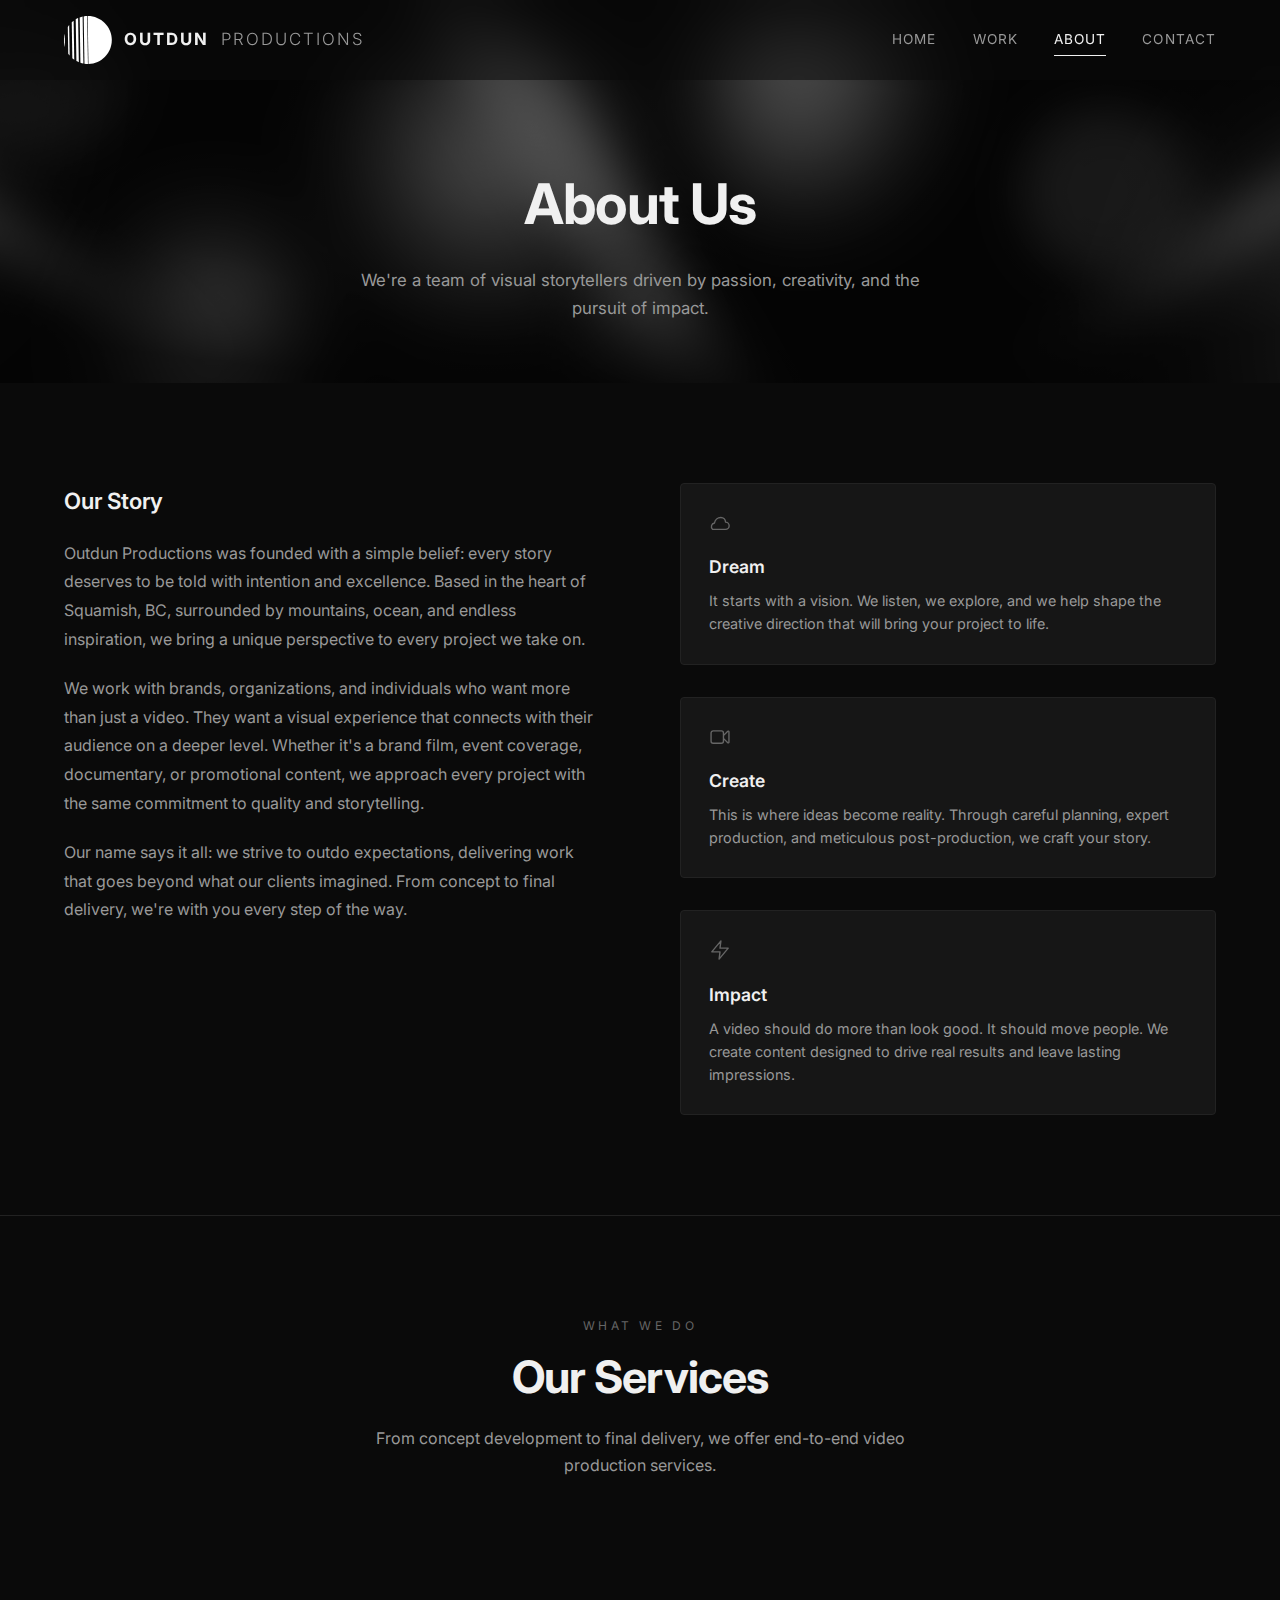
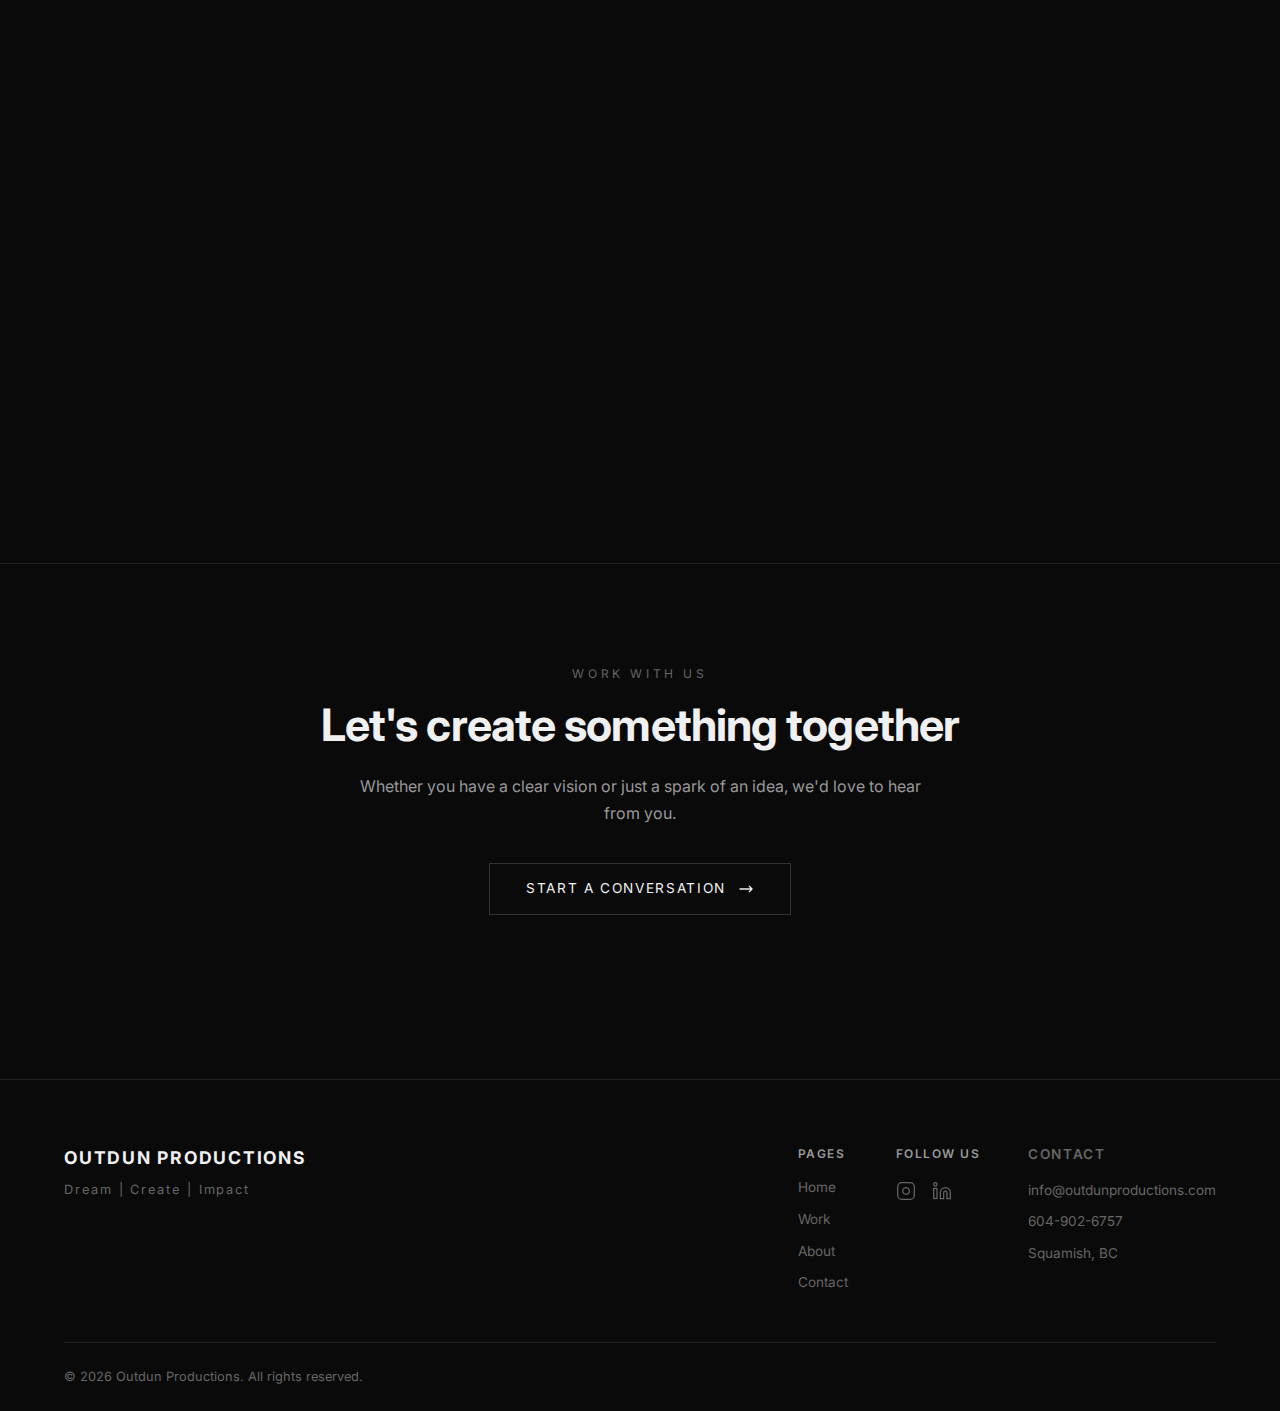
<file: about.html>
<!DOCTYPE html>
<html lang="en">
<head>
  <meta charset="UTF-8">
  <meta name="viewport" content="width=device-width, initial-scale=1.0">
  <title>About | Outdun Productions</title>
  <meta name="description" content="Learn about Outdun Productions - a video production company based in Squamish, BC, dedicated to crafting visual stories that inspire and create impact.">
  <meta property="og:title" content="About | Outdun Productions">
  <meta property="og:description" content="Learn about Outdun Productions - a video production company in Squamish, BC dedicated to crafting visual stories that inspire.">
  <meta property="og:type" content="website">
  <meta property="og:url" content="https://outdunproductions.com/about">
  <meta property="og:image" content="https://outdunproductions.com/logos/outdun_favicon.png">
  <meta name="twitter:card" content="summary">
  <link rel="preconnect" href="https://fonts.googleapis.com">
  <link rel="preconnect" href="https://fonts.gstatic.com" crossorigin>
  <link href="https://fonts.googleapis.com/css2?family=Inter:wght@300;400;500;600;700&display=swap" rel="stylesheet">
  <link rel="icon" type="image/png" href="logos/outdun_favicon.png">
  <link rel="stylesheet" href="css/style.css">
</head>
<body>

  <!-- Navigation -->
  <nav class="nav">
    <div class="container">
      <a href="index.html" class="nav__logo"><svg class="nav__logo-icon" xmlns="http://www.w3.org/2000/svg" viewBox="0 0 1076.23 1080.7" aria-label="Outdun Productions logo"><g fill="#fff" transform="rotate(-0.46 538 540)"><path d="M220.18,103.76c-14.8,10.84-29.05,22.37-42.64,34.63l6.9,809.99c13.81,12.04,28.23,23.38,43.23,33.97l-7.48-878.59Z"/><path d="M118.93,200.25c-10.94,13.52-21.23,27.59-30.84,42.15l5.14,603.63c9.86,14.39,20.39,28.26,31.56,41.6l-5.85-687.38Z"/><path d="M18.53,395.32C8.75,430.61,2.43,467.33,0,505.13l0.68,79.43c3.06,37.87,9.96,74.63,20.4,109.89l-2.55-299.13Z"/><path d="M423.53,12.22c-22.65,4.89-44.76,11.21-66.25,18.86l8.7,1021.57c21.62,7.28,43.81,13.3,66.56,17.8L423.53,12.22Z"/><path d="M537.67,0l9.2,1080.54c293.2-5.04,529.37-244.86,529.37-540.15S835.13,0.1,537.67,0Z"/><path d="M525.49,0.3c-26.55,0.58-52.62,3.06-78.08,7.36l9.08,1067.02c25.52,3.86,51.64,5.89,78.2,6.02L525.49,0.3Z"/><path d="M321.74,45.2c-18.74,8.22-36.89,17.51-54.44,27.74l8,939.52c17.72,9.92,36.02,18.92,54.9,26.82l-8.46-994.07Z"/></g></svg>Outdun <span>Productions</span></a>
      <div class="nav__links" id="navLinks">
        <a href="index.html">Home</a>
        <a href="work.html">Work</a>
        <a href="about.html" class="active">About</a>
        <a href="contact.html">Contact</a>
      </div>
      <button class="nav__toggle" id="navToggle" aria-label="Toggle menu">
        <span></span>
        <span></span>
        <span></span>
      </button>
    </div>
  </nav>

  <!-- Page Header -->
  <section class="page-header">
    <img class="page-header__bg" loading="lazy" src="banners/light_leak_bw_banner.svg" alt="">
    <div class="container">
      <h1 class="page-header__title">About Us</h1>
      <p class="page-header__desc">We're a team of visual storytellers driven by passion, creativity, and the pursuit of impact.</p>
    </div>
  </section>

  <!-- Our Story -->
  <section class="section">
    <div class="container">
      <div class="about-content">
        <div class="about-content__text fade-in">
          <h3>Our Story</h3>
          <p>Outdun Productions was founded with a simple belief: every story deserves to be told with intention and excellence. Based in the heart of Squamish, BC, surrounded by mountains, ocean, and endless inspiration, we bring a unique perspective to every project we take on.</p>
          <p>We work with brands, organizations, and individuals who want more than just a video. They want a visual experience that connects with their audience on a deeper level. Whether it's a brand film, event coverage, documentary, or promotional content, we approach every project with the same commitment to quality and storytelling.</p>
          <p>Our name says it all: we strive to outdo expectations, delivering work that goes beyond what our clients imagined. From concept to final delivery, we're with you every step of the way.</p>
        </div>
        <div class="about-values fade-in">
          <div class="about-value">
            <svg class="about-value__icon" xmlns="http://www.w3.org/2000/svg" viewBox="0 0 24 24" stroke-linecap="round" stroke-linejoin="round"><path d="M4 19h14a4 4 0 0 0 0-8 5 5 0 0 0-5-5 7 7 0 0 0-7 6 4 4 0 0 0-2 7z"/></svg>
            <h3 class="about-value__title">Dream</h3>
            <p class="about-value__desc">It starts with a vision. We listen, we explore, and we help shape the creative direction that will bring your project to life.</p>
          </div>
          <div class="about-value">
            <svg class="about-value__icon" xmlns="http://www.w3.org/2000/svg" viewBox="0 0 24 24" stroke-linecap="round" stroke-linejoin="round"><path d="M15.75 10.5l4.72-4.72a.75.75 0 011.28.53v11.38a.75.75 0 01-1.28.53l-4.72-4.72M4.5 18.75h9a2.25 2.25 0 002.25-2.25v-9a2.25 2.25 0 00-2.25-2.25h-9A2.25 2.25 0 002.25 7.5v9a2.25 2.25 0 002.25 2.25z"/></svg>
            <h3 class="about-value__title">Create</h3>
            <p class="about-value__desc">This is where ideas become reality. Through careful planning, expert production, and meticulous post-production, we craft your story.</p>
          </div>
          <div class="about-value">
            <svg class="about-value__icon" xmlns="http://www.w3.org/2000/svg" viewBox="0 0 24 24" stroke-linecap="round" stroke-linejoin="round"><path d="M13 2L3 14h9l-1 8 10-12h-9l1-8z"/></svg>
            <h3 class="about-value__title">Impact</h3>
            <p class="about-value__desc">A video should do more than look good. It should move people. We create content designed to drive real results and leave lasting impressions.</p>
          </div>
        </div>
      </div>
    </div>
  </section>

  <!-- What We Do -->
  <section class="section section--border">
    <div class="container">
      <div class="section__header">
        <p class="section__label">What We Do</p>
        <h2 class="section__title">Our Services</h2>
        <p class="section__subtitle">From concept development to final delivery, we offer end-to-end video production services.</p>
      </div>

      <div class="services-grid stagger-children">
        <div class="service-card fade-in">
          <svg class="service-card__icon" xmlns="http://www.w3.org/2000/svg" fill="none" viewBox="0 0 24 24" stroke="currentColor" stroke-width="1.5">
            <path stroke-linecap="round" stroke-linejoin="round" d="M15.75 10.5l4.72-4.72a.75.75 0 011.28.53v11.38a.75.75 0 01-1.28.53l-4.72-4.72M4.5 18.75h9a2.25 2.25 0 002.25-2.25v-9a2.25 2.25 0 00-2.25-2.25h-9A2.25 2.25 0 002.25 7.5v9a2.25 2.25 0 002.25 2.25z" />
          </svg>
          <h3 class="service-card__title">Video Production</h3>
          <p class="service-card__desc">Full-service video production from pre-production planning through shooting and post-production. We handle every detail.</p>
        </div>

        <div class="service-card fade-in">
          <svg class="service-card__icon" xmlns="http://www.w3.org/2000/svg" fill="none" viewBox="0 0 24 24" stroke="currentColor" stroke-width="1.5">
            <path stroke-linecap="round" stroke-linejoin="round" d="M3.375 19.5h17.25m-17.25 0a1.125 1.125 0 01-1.125-1.125M3.375 19.5h1.5C5.496 19.5 6 18.996 6 18.375m-3.75 0V5.625m0 12.75v-1.5c0-.621.504-1.125 1.125-1.125m18.375 2.625V5.625m0 12.75c0 .621-.504 1.125-1.125 1.125m1.125-1.125v-1.5c0-.621-.504-1.125-1.125-1.125m0 3.75h-1.5A1.125 1.125 0 0118 18.375M20.625 4.5H3.375m17.25 0c.621 0 1.125.504 1.125 1.125M20.625 4.5h-1.5C18.504 4.5 18 5.004 18 5.625m3.75 0v1.5c0 .621-.504 1.125-1.125 1.125M3.375 4.5c-.621 0-1.125.504-1.125 1.125M3.375 4.5h1.5C5.496 4.5 6 5.004 6 5.625m-3.75 0v1.5c0 .621.504 1.125 1.125 1.125m0 0h1.5m-1.5 0c-.621 0-1.125.504-1.125 1.125v1.5c0 .621.504 1.125 1.125 1.125m1.5-3.75C5.496 8.25 6 7.746 6 7.125v-1.5M4.875 8.25C5.496 8.25 6 8.754 6 9.375v1.5m0-5.25v5.25m0-5.25C6 5.004 6.504 4.5 7.125 4.5h9.75c.621 0 1.125.504 1.125 1.125m1.125 2.625h1.5m-1.5 0A1.125 1.125 0 0118 7.125v-1.5m1.125 2.625c-.621 0-1.125.504-1.125 1.125v1.5m2.625-2.625c.621 0 1.125.504 1.125 1.125v1.5c0 .621-.504 1.125-1.125 1.125M18 5.625v5.25M7.125 12h9.75m-9.75 0A1.125 1.125 0 016 10.875M7.125 12C6.504 12 6 12.504 6 13.125m0-2.25C6 11.496 5.496 12 4.875 12M18 10.875c0 .621-.504 1.125-1.125 1.125M18 10.875c0 .621.504 1.125 1.125 1.125m-2.25 0c.621 0 1.125.504 1.125 1.125m-12 5.25v-5.25m0 5.25c0 .621.504 1.125 1.125 1.125h9.75c.621 0 1.125-.504 1.125-1.125m-12 0v-1.5c0-.621-.504-1.125-1.125-1.125M18 18.375v-5.25m0 5.25v-1.5c0-.621.504-1.125 1.125-1.125M18 13.125v1.5c0 .621.504 1.125 1.125 1.125M18 13.125c0-.621.504-1.125 1.125-1.125M6 13.125v1.5c0 .621-.504 1.125-1.125 1.125M6 13.125C6 12.504 5.496 12 4.875 12m-1.5 0h1.5m-1.5 0c-.621 0-1.125.504-1.125 1.125v1.5c0 .621.504 1.125 1.125 1.125M19.125 12h1.5m0 0c.621 0 1.125.504 1.125 1.125v1.5c0 .621-.504 1.125-1.125 1.125m-17.25 0h1.5m14.25 0h1.5" />
          </svg>
          <h3 class="service-card__title">Brand Films</h3>
          <p class="service-card__desc">Cinematic brand stories that communicate your identity, values, and mission to your audience in a compelling way.</p>
        </div>

        <div class="service-card fade-in">
          <svg class="service-card__icon" xmlns="http://www.w3.org/2000/svg" fill="none" viewBox="0 0 24 24" stroke="currentColor" stroke-width="1.5">
            <path stroke-linecap="round" stroke-linejoin="round" d="M6.827 6.175A2.31 2.31 0 015.186 7.23c-.38.054-.757.112-1.134.175C2.999 7.58 2.25 8.507 2.25 9.574V18a2.25 2.25 0 002.25 2.25h15A2.25 2.25 0 0021.75 18V9.574c0-1.067-.75-1.994-1.802-2.169a47.865 47.865 0 00-1.134-.175 2.31 2.31 0 01-1.64-1.055l-.822-1.316a2.192 2.192 0 00-1.736-1.039 48.774 48.774 0 00-5.232 0 2.192 2.192 0 00-1.736 1.039l-.821 1.316z" />
            <path stroke-linecap="round" stroke-linejoin="round" d="M16.5 12.75a4.5 4.5 0 11-9 0 4.5 4.5 0 019 0zM18.75 10.5h.008v.008h-.008V10.5z" />
          </svg>
          <h3 class="service-card__title">Event Coverage</h3>
          <p class="service-card__desc">Professional multi-camera event coverage that captures the energy, emotion, and key moments of your event.</p>
        </div>

        <div class="service-card fade-in">
          <svg class="service-card__icon" xmlns="http://www.w3.org/2000/svg" fill="none" viewBox="0 0 24 24" stroke="currentColor" stroke-width="1.5">
            <path stroke-linecap="round" stroke-linejoin="round" d="M9.813 15.904L9 18.75l-.813-2.846a4.5 4.5 0 00-3.09-3.09L2.25 12l2.846-.813a4.5 4.5 0 003.09-3.09L9 5.25l.813 2.846a4.5 4.5 0 003.09 3.09L15.75 12l-2.846.813a4.5 4.5 0 00-3.09 3.09zM18.259 8.715L18 9.75l-.259-1.035a3.375 3.375 0 00-2.455-2.456L14.25 6l1.036-.259a3.375 3.375 0 002.455-2.456L18 2.25l.259 1.035a3.375 3.375 0 002.455 2.456L21.75 6l-1.036.259a3.375 3.375 0 00-2.455 2.456zM16.894 20.567L16.5 21.75l-.394-1.183a2.25 2.25 0 00-1.423-1.423L13.5 18.75l1.183-.394a2.25 2.25 0 001.423-1.423l.394-1.183.394 1.183a2.25 2.25 0 001.423 1.423l1.183.394-1.183.394a2.25 2.25 0 00-1.423 1.423z" />
          </svg>
          <h3 class="service-card__title">Post-Production</h3>
          <p class="service-card__desc">Expert editing, color grading, sound design, and motion graphics that elevate your footage to its full potential.</p>
        </div>
      </div>
    </div>
  </section>

  <!-- CTA Section -->
  <section class="section section--border">
    <div class="container">
      <div class="section__header">
        <p class="section__label">Work With Us</p>
        <h2 class="section__title">Let's create something together</h2>
        <p class="section__subtitle">Whether you have a clear vision or just a spark of an idea, we'd love to hear from you.</p>
        <div style="margin-top: 36px;">
          <a href="contact.html" class="hero__cta">
            Start a Conversation
            <svg xmlns="http://www.w3.org/2000/svg" fill="none" viewBox="0 0 24 24" stroke="currentColor" stroke-width="2">
              <path stroke-linecap="round" stroke-linejoin="round" d="M17 8l4 4m0 0l-4 4m4-4H3" />
            </svg>
          </a>
        </div>
      </div>
    </div>
  </section>

  <!-- Footer -->
  <footer class="footer">
    <div class="container">
      <div class="footer__grid">
        <div class="footer__brand">
          <p class="footer__name">Outdun Productions</p>
          <p class="footer__tagline">Dream | Create | Impact</p>
        </div>
        <div class="footer__nav">
          <p class="footer__heading">Pages</p>
          <a href="index.html">Home</a>
          <a href="work.html">Work</a>
          <a href="about.html">About</a>
          <a href="contact.html">Contact</a>
        </div>
        <div class="footer__contact">
          <p class="footer__heading">Contact</p>
          <a href="mailto:info@outdunproductions.com">info@outdunproductions.com</a>
          <a href="tel:+16049026757">604-902-6757</a>
          <p>Squamish, BC</p>
        </div>
        <div class="footer__social">
          <p class="footer__heading">Follow Us</p>
          <div class="footer__social-links">
            <a href="https://www.instagram.com/outdunproductions" target="_blank" aria-label="Instagram"><svg xmlns="http://www.w3.org/2000/svg" width="20" height="20" viewBox="0 0 24 24" fill="none" stroke="currentColor" stroke-width="1.5"><rect x="2" y="2" width="20" height="20" rx="5" ry="5"/><path d="M16 11.37A4 4 0 1112.63 8 4 4 0 0116 11.37z"/><line x1="17.5" y1="6.5" x2="17.51" y2="6.5"/></svg></a>

            <a href="https://www.linkedin.com/company/outdun-productions" target="_blank" aria-label="LinkedIn"><svg xmlns="http://www.w3.org/2000/svg" width="20" height="20" viewBox="0 0 24 24" fill="none" stroke="currentColor" stroke-width="1.5"><path d="M16 8a6 6 0 016 6v7h-4v-7a2 2 0 00-2-2 2 2 0 00-2 2v7h-4v-7a6 6 0 016-6z"/><rect x="2" y="9" width="4" height="12"/><circle cx="4" cy="4" r="2"/></svg></a>
          </div>
        </div>
      </div>
      <div class="footer__bottom">
        <p class="footer__copy">&copy; 2026 Outdun Productions. All rights reserved.</p>
      </div>
    </div>
  </footer>

  <script src="js/main.js"></script>
</body>
</html>
</file>
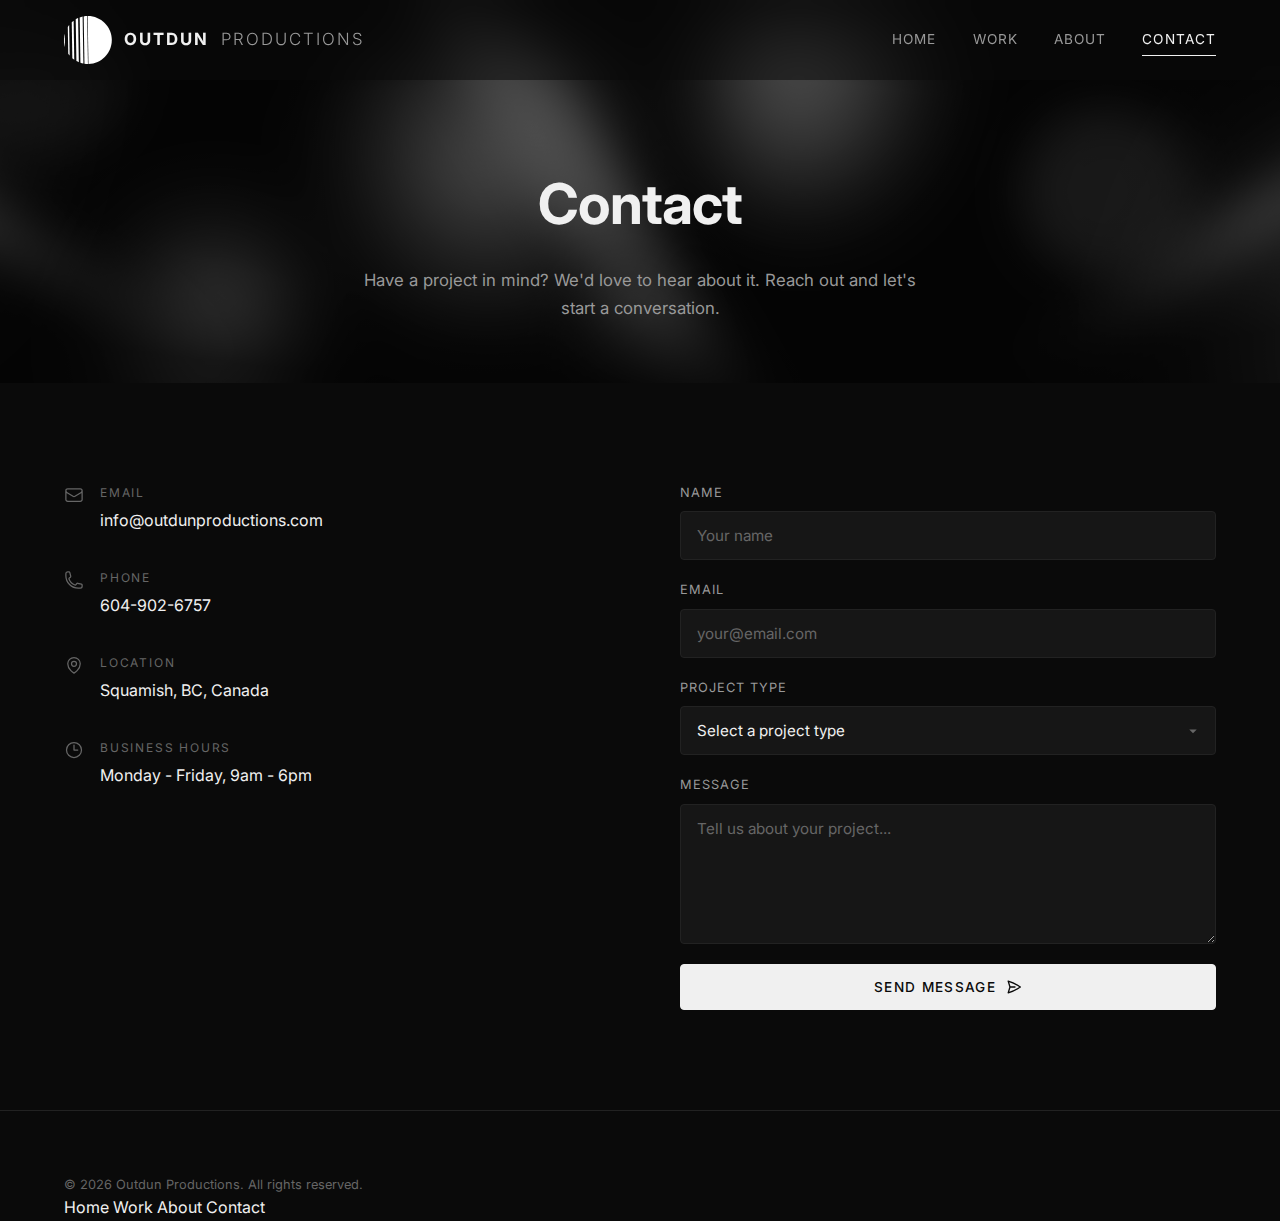
<file: contact.html>
<!DOCTYPE html>
<html lang="en">
<head>
  <meta charset="UTF-8">
  <meta name="viewport" content="width=device-width, initial-scale=1.0">
  <title>Contact | Outdun Productions</title>
  <meta name="description" content="Get in touch with Outdun Productions. Based in Squamish, BC - let's discuss your next video production project.">
  <link rel="preconnect" href="https://fonts.googleapis.com">
  <link rel="preconnect" href="https://fonts.gstatic.com" crossorigin>
  <link href="https://fonts.googleapis.com/css2?family=Inter:wght@300;400;500;600;700&display=swap" rel="stylesheet">
  <link rel="stylesheet" href="css/style.css">
</head>
<body>

  <!-- Navigation -->
  <nav class="nav">
    <div class="container">
      <a href="index.html" class="nav__logo"><svg class="nav__logo-icon" xmlns="http://www.w3.org/2000/svg" viewBox="0 0 1076.23 1080.7" aria-label="Outdun Productions logo"><g fill="#fff" transform="rotate(-0.46 538 540)"><path d="M220.18,103.76c-14.8,10.84-29.05,22.37-42.64,34.63l6.9,809.99c13.81,12.04,28.23,23.38,43.23,33.97l-7.48-878.59Z"/><path d="M118.93,200.25c-10.94,13.52-21.23,27.59-30.84,42.15l5.14,603.63c9.86,14.39,20.39,28.26,31.56,41.6l-5.85-687.38Z"/><path d="M18.53,395.32C8.75,430.61,2.43,467.33,0,505.13l0.68,79.43c3.06,37.87,9.96,74.63,20.4,109.89l-2.55-299.13Z"/><path d="M423.53,12.22c-22.65,4.89-44.76,11.21-66.25,18.86l8.7,1021.57c21.62,7.28,43.81,13.3,66.56,17.8L423.53,12.22Z"/><path d="M537.67,0l9.2,1080.54c293.2-5.04,529.37-244.86,529.37-540.15S835.13,0.1,537.67,0Z"/><path d="M525.49,0.3c-26.55,0.58-52.62,3.06-78.08,7.36l9.08,1067.02c25.52,3.86,51.64,5.89,78.2,6.02L525.49,0.3Z"/><path d="M321.74,45.2c-18.74,8.22-36.89,17.51-54.44,27.74l8,939.52c17.72,9.92,36.02,18.92,54.9,26.82l-8.46-994.07Z"/></g></svg>Outdun <span>Productions</span></a>
      <div class="nav__links" id="navLinks">
        <a href="index.html">Home</a>
        <a href="work.html">Work</a>
        <a href="about.html">About</a>
        <a href="contact.html" class="active">Contact</a>
      </div>
      <button class="nav__toggle" id="navToggle" aria-label="Toggle menu">
        <span></span>
        <span></span>
        <span></span>
      </button>
    </div>
  </nav>

  <!-- Page Header -->
  <section class="page-header">
    <img class="page-header__bg" src="banners/light_leak_bw_banner.svg" alt="">
    <div class="container">
      <h1 class="page-header__title">Contact</h1>
      <p class="page-header__desc">Have a project in mind? We'd love to hear about it. Reach out and let's start a conversation.</p>
    </div>
  </section>

  <!-- Contact Section -->
  <section class="section">
    <div class="container">
      <div class="contact-layout">

        <!-- Contact Info -->
        <div class="contact-info fade-in">

          <div class="contact-info__item">
            <svg class="contact-info__icon" xmlns="http://www.w3.org/2000/svg" fill="none" viewBox="0 0 24 24" stroke="currentColor" stroke-width="1.5">
              <path stroke-linecap="round" stroke-linejoin="round" d="M21.75 6.75v10.5a2.25 2.25 0 01-2.25 2.25h-15a2.25 2.25 0 01-2.25-2.25V6.75m19.5 0A2.25 2.25 0 0019.5 4.5h-15a2.25 2.25 0 00-2.25 2.25m19.5 0v.243a2.25 2.25 0 01-1.07 1.916l-7.5 4.615a2.25 2.25 0 01-2.36 0L3.32 8.91a2.25 2.25 0 01-1.07-1.916V6.75" />
            </svg>
            <div>
              <p class="contact-info__label">Email</p>
              <p class="contact-info__value"><a href="mailto:info@outdunproductions.com">info@outdunproductions.com</a></p>
            </div>
          </div>

          <div class="contact-info__item">
            <svg class="contact-info__icon" xmlns="http://www.w3.org/2000/svg" fill="none" viewBox="0 0 24 24" stroke="currentColor" stroke-width="1.5">
              <path stroke-linecap="round" stroke-linejoin="round" d="M2.25 6.75c0 8.284 6.716 15 15 15h2.25a2.25 2.25 0 002.25-2.25v-1.372c0-.516-.351-.966-.852-1.091l-4.423-1.106c-.44-.11-.902.055-1.173.417l-.97 1.293c-.282.376-.769.542-1.21.38a12.035 12.035 0 01-7.143-7.143c-.162-.441.004-.928.38-1.21l1.293-.97c.363-.271.527-.734.417-1.173L6.963 3.102a1.125 1.125 0 00-1.091-.852H4.5A2.25 2.25 0 002.25 4.5v2.25z" />
            </svg>
            <div>
              <p class="contact-info__label">Phone</p>
              <p class="contact-info__value"><a href="tel:604-902-6757">604-902-6757</a></p>
            </div>
          </div>

          <div class="contact-info__item">
            <svg class="contact-info__icon" xmlns="http://www.w3.org/2000/svg" fill="none" viewBox="0 0 24 24" stroke="currentColor" stroke-width="1.5">
              <path stroke-linecap="round" stroke-linejoin="round" d="M15 10.5a3 3 0 11-6 0 3 3 0 016 0z" />
              <path stroke-linecap="round" stroke-linejoin="round" d="M19.5 10.5c0 7.142-7.5 11.25-7.5 11.25S4.5 17.642 4.5 10.5a7.5 7.5 0 1115 0z" />
            </svg>
            <div>
              <p class="contact-info__label">Location</p>
              <p class="contact-info__value">Squamish, BC, Canada</p>
            </div>
          </div>

          <div class="contact-info__item">
            <svg class="contact-info__icon" xmlns="http://www.w3.org/2000/svg" fill="none" viewBox="0 0 24 24" stroke="currentColor" stroke-width="1.5">
              <path stroke-linecap="round" stroke-linejoin="round" d="M12 6v6h4.5m4.5 0a9 9 0 11-18 0 9 9 0 0118 0z" />
            </svg>
            <div>
              <p class="contact-info__label">Business Hours</p>
              <p class="contact-info__value">Monday - Friday, 9am - 6pm</p>
            </div>
          </div>

        </div>

        <!-- Contact Form (Formspree) -->
        <div class="fade-in">
          <!--
            FORMSPREE SETUP:
            1. Go to https://formspree.io and create a free account
            2. Create a new form and copy your form ID (looks like: xrgvalob)
            3. Replace YOUR_FORM_ID below with your actual Formspree form ID
            Example: action="https://formspree.io/f/xrgvalob"
          -->
          <form class="contact-form" id="contactForm" action="https://formspree.io/f/YOUR_FORM_ID" method="POST">

            <div class="form-group">
              <label for="name">Name</label>
              <input type="text" id="name" name="name" placeholder="Your name" required>
            </div>

            <div class="form-group">
              <label for="email">Email</label>
              <input type="email" id="email" name="email" placeholder="your@email.com" required>
            </div>

            <div class="form-group">
              <label for="project-type">Project Type</label>
              <select id="project-type" name="project-type">
                <option value="" disabled selected>Select a project type</option>
                <option value="Brand Film">Brand Film</option>
                <option value="Event Coverage">Event Coverage</option>
                <option value="Promotional Video">Promotional Video</option>
                <option value="Documentary">Documentary</option>
                <option value="Corporate Video">Corporate Video</option>
                <option value="Other">Other</option>
              </select>
            </div>

            <div class="form-group">
              <label for="message">Message</label>
              <textarea id="message" name="message" placeholder="Tell us about your project..." required></textarea>
            </div>

            <button type="submit" class="form-submit">
              Send Message
              <svg xmlns="http://www.w3.org/2000/svg" width="16" height="16" fill="none" viewBox="0 0 24 24" stroke="currentColor" stroke-width="2">
                <path stroke-linecap="round" stroke-linejoin="round" d="M6 12L3.269 3.126A59.768 59.768 0 0121.485 12 59.77 59.77 0 013.27 20.876L5.999 12zm0 0h7.5" />
              </svg>
            </button>

            <div class="form-status" id="formStatus"></div>
          </form>
        </div>

      </div>
    </div>
  </section>

  <!-- Footer -->
  <footer class="footer">
    <div class="container">
      <p class="footer__copy">&copy; 2026 Outdun Productions. All rights reserved.</p>
      <div class="footer__links">
        <a href="index.html">Home</a>
        <a href="work.html">Work</a>
        <a href="about.html">About</a>
        <a href="contact.html">Contact</a>
      </div>
    </div>
  </footer>

  <script src="js/main.js"></script>
</body>
</html>
</file>
<file: css/style.css>
/* ============================================
   OUTDUN PRODUCTIONS - Main Stylesheet
   Dark minimal theme for video production
   ============================================ */

/* --- Reset & Base --- */
*,
*::before,
*::after {
  margin: 0;
  padding: 0;
  box-sizing: border-box;
}

:root {
  --bg-primary: #0a0a0a;
  --bg-secondary: #111111;
  --bg-card: #161616;
  --bg-card-hover: #1c1c1c;
  --text-primary: #f0f0f0;
  --text-secondary: #999999;
  --text-muted: #666666;
  --accent: #e0e0e0;
  --accent-hover: #ffffff;
  --border: #222222;
  --border-light: #333333;
  --font-main: 'Inter', -apple-system, BlinkMacSystemFont, 'Segoe UI', sans-serif;
  --font-display: 'Inter', -apple-system, BlinkMacSystemFont, 'Segoe UI', sans-serif;
  --max-width: 1200px;
  --nav-height: 80px;
  --transition: 0.3s ease;
}

html {
  scroll-behavior: smooth;
  font-size: 16px;
}

body {
  font-family: var(--font-main);
  background-color: var(--bg-primary);
  color: var(--text-primary);
  line-height: 1.6;
  -webkit-font-smoothing: antialiased;
  -moz-osx-font-smoothing: grayscale;
}

a {
  color: var(--text-primary);
  text-decoration: none;
  transition: color var(--transition);
}

a:hover {
  color: var(--accent-hover);
}

img {
  max-width: 100%;
  display: block;
}

ul {
  list-style: none;
}

.container {
  width: 100%;
  max-width: var(--max-width);
  margin: 0 auto;
  padding: 0 24px;
}

/* --- Navigation --- */
.nav {
  position: fixed;
  top: 0;
  left: 0;
  right: 0;
  height: var(--nav-height);
  background: rgba(10, 10, 10, 0.5);
  backdrop-filter: blur(10px);
  -webkit-backdrop-filter: blur(10px);
  border-bottom: 1px solid transparent;
  z-index: 1000;
  transition: background 0.4s ease, border-color 0.4s ease, backdrop-filter 0.4s ease;
}

.nav.scrolled {
  background: rgba(10, 10, 10, 0.95);
  backdrop-filter: blur(20px);
  -webkit-backdrop-filter: blur(20px);
  border-bottom: 1px solid var(--border);
}

.nav .container {
  display: flex;
  align-items: center;
  justify-content: space-between;
  height: 100%;
}

.nav__logo {
  display: flex;
  align-items: center;
  gap: 12px;
  font-size: 1.05rem;
  font-weight: 700;
  letter-spacing: 0.12em;
  text-transform: uppercase;
  color: var(--text-primary);
  -webkit-font-smoothing: antialiased;
  -moz-osx-font-smoothing: grayscale;
  text-rendering: optimizeLegibility;
}

.nav__logo svg.nav__logo-icon {
  height: 48px;
  width: auto;
  display: block;
}

.nav__logo span {
  font-weight: 300;
  color: var(--text-secondary);
}

.nav__links {
  display: flex;
  gap: 36px;
}

.nav__links a {
  font-size: 0.85rem;
  font-weight: 400;
  letter-spacing: 0.08em;
  text-transform: uppercase;
  color: var(--text-secondary);
  position: relative;
  padding: 4px 0;
}

.nav__links a::after {
  content: '';
  position: absolute;
  bottom: -2px;
  left: 0;
  width: 0;
  height: 1px;
  background: var(--text-primary);
  transition: width var(--transition);
}

.nav__links a:hover,
.nav__links a.active {
  color: var(--text-primary);
}

.nav__links a:hover::after,
.nav__links a.active::after {
  width: 100%;
}

/* Mobile menu button */
.nav__toggle {
  display: none;
  flex-direction: column;
  gap: 5px;
  background: none;
  border: none;
  cursor: pointer;
  padding: 4px;
}

.nav__toggle span {
  display: block;
  width: 24px;
  height: 1.5px;
  background: var(--text-primary);
  transition: all var(--transition);
}

.nav__toggle.active span:nth-child(1) {
  transform: rotate(45deg) translate(4px, 5px);
}

.nav__toggle.active span:nth-child(2) {
  opacity: 0;
}

.nav__toggle.active span:nth-child(3) {
  transform: rotate(-45deg) translate(4px, -5px);
}

/* --- Hero Section --- */
.hero {
  min-height: 100vh;
  display: flex;
  align-items: center;
  justify-content: center;
  text-align: center;
  padding: calc(var(--nav-height) + 40px) 24px 80px;
  position: relative;
  overflow: hidden;
}

.hero__video {
  position: absolute;
  top: 50%;
  left: 50%;
  transform: translate(-50%, -50%);
  min-width: 100%;
  min-height: 100%;
  width: auto;
  height: auto;
  object-fit: cover;
  z-index: 0;
}

.hero__overlay {
  position: absolute;
  inset: 0;
  background: rgba(0, 0, 0, 0.65);
  z-index: 0;
}

.hero__content {
  max-width: 800px;
  position: relative;
  z-index: 1;
  animation: heroFadeUp 0.8s ease-out both;
}

@keyframes heroFadeUp {
  from {
    opacity: 0;
    transform: translateY(24px);
  }
  to {
    opacity: 1;
    transform: translateY(0);
  }
}

.hero__tagline {
  font-size: 0.85rem;
  font-weight: 400;
  letter-spacing: 0.35em;
  text-transform: uppercase;
  color: var(--text-secondary);
  margin-bottom: 32px;
  display: flex;
  align-items: center;
  justify-content: center;
  gap: 6px;
}

.hero__tagline span.divider {
  margin: 0 8px;
  opacity: 0.4;
}

.hero__tagline svg.tagline-icon {
  width: 14px;
  height: 14px;
  stroke: var(--text-secondary);
  fill: none;
  stroke-width: 1.5;
  margin-right: 2px;
}

.hero__title {
  font-size: clamp(2.5rem, 6vw, 4.5rem);
  font-weight: 300;
  line-height: 1.1;
  letter-spacing: -0.02em;
  margin-bottom: 28px;
  color: rgba(240, 240, 240, 0.85);
}

.hero__title-accent {
  font-weight: 700;
}

.hero__subtitle {
  font-size: 1.1rem;
  font-weight: 300;
  color: var(--text-secondary);
  max-width: 560px;
  margin: 0 auto 48px;
  line-height: 1.7;
}

.hero__cta {
  display: inline-flex;
  align-items: center;
  gap: 12px;
  padding: 14px 36px;
  border: 1px solid var(--border-light);
  font-size: 0.85rem;
  font-weight: 400;
  letter-spacing: 0.12em;
  text-transform: uppercase;
  color: var(--text-primary);
  transition: all var(--transition);
}

.hero__cta:hover {
  background: var(--text-primary);
  color: var(--bg-primary);
  border-color: var(--text-primary);
}

.hero__cta svg {
  width: 16px;
  height: 16px;
  transition: transform var(--transition);
}

.hero__cta:hover svg {
  transform: translateX(4px);
}

/* --- Section Base --- */
.section {
  padding: 100px 0;
}

.section--border {
  border-top: 1px solid var(--border);
}

.section__header {
  text-align: center;
  margin-bottom: 64px;
}

.section__label {
  font-size: 0.75rem;
  font-weight: 400;
  letter-spacing: 0.3em;
  text-transform: uppercase;
  color: var(--text-muted);
  margin-bottom: 16px;
}

.section__title {
  font-size: clamp(1.8rem, 4vw, 2.8rem);
  font-weight: 700;
  letter-spacing: -0.02em;
  line-height: 1.2;
}

.section__subtitle {
  font-size: 1rem;
  color: var(--text-secondary);
  max-width: 600px;
  margin: 20px auto 0;
  line-height: 1.7;
}

/* --- Video Grid (Portfolio) --- */
.video-grid {
  display: grid;
  grid-template-columns: repeat(auto-fill, minmax(360px, 1fr));
  gap: 24px;
}

.video-card {
  background: var(--bg-card);
  border: 1px solid var(--border);
  border-radius: 4px;
  overflow: hidden;
  transition: all var(--transition);
}

.video-card:hover {
  background: var(--bg-card-hover);
  border-color: var(--border-light);
  transform: translateY(-2px);
}

.video-card__embed {
  position: relative;
  width: 100%;
  padding-top: 56.25%; /* 16:9 aspect ratio */
  background: var(--bg-secondary);
}

.video-card__embed iframe {
  position: absolute;
  top: 0;
  left: 0;
  width: 100%;
  height: 100%;
  border: none;
}

/* Custom thumbnail overlay for clean look */
.video-card__thumb {
  position: absolute;
  top: 0;
  left: 0;
  width: 100%;
  height: 100%;
  cursor: pointer;
  z-index: 1;
}

.video-card__thumb img {
  width: 100%;
  height: 100%;
  object-fit: cover;
}

.video-card__play {
  position: absolute;
  top: 50%;
  left: 50%;
  transform: translate(-50%, -50%);
  width: 64px;
  height: 64px;
  border: 2px solid rgba(255, 255, 255, 0.8);
  border-radius: 50%;
  display: flex;
  align-items: center;
  justify-content: center;
  background: rgba(0, 0, 0, 0.4);
  transition: all var(--transition);
}

.video-card__thumb:hover .video-card__play {
  background: rgba(255, 255, 255, 0.15);
  border-color: #fff;
  transform: translate(-50%, -50%) scale(1.08);
}

.video-card__play svg {
  width: 22px;
  height: 22px;
  margin-left: 3px;
  fill: rgba(255, 255, 255, 0.9);
}

/* Unmute button for mobile autoplay */
.video-unmute {
  position: absolute;
  bottom: 16px;
  left: 50%;
  transform: translateX(-50%);
  display: flex;
  align-items: center;
  gap: 8px;
  padding: 14px 28px;
  background: rgba(0, 0, 0, 0.8);
  border: 1px solid rgba(255, 255, 255, 0.4);
  border-radius: 6px;
  color: #fff;
  font-size: 0.95rem;
  font-family: var(--font-main);
  letter-spacing: 0.08em;
  text-transform: uppercase;
  cursor: pointer;
  z-index: 2;
}

.video-unmute svg {
  width: 22px;
  height: 22px;
}

/* Placeholder shown when no YouTube embed is set */
.video-card__placeholder {
  position: absolute;
  top: 0;
  left: 0;
  width: 100%;
  height: 100%;
  display: flex;
  flex-direction: column;
  align-items: center;
  justify-content: center;
  gap: 12px;
  color: var(--text-muted);
}

.video-card__placeholder svg {
  width: 48px;
  height: 48px;
  opacity: 0.3;
}

.video-card__placeholder span {
  font-size: 0.8rem;
  letter-spacing: 0.05em;
}

.video-card__info {
  padding: 20px;
}

.video-card__title {
  font-size: 1rem;
  font-weight: 600;
  margin-bottom: 4px;
}

.video-card__category {
  font-size: 0.8rem;
  color: var(--text-muted);
  letter-spacing: 0.04em;
}

/* Featured work (home page - larger cards) */
.featured-grid {
  display: grid;
  grid-template-columns: repeat(auto-fill, minmax(360px, 1fr));
  gap: 24px;
}

/* --- About Page --- */
.about-hero {
  padding: calc(var(--nav-height) + 80px) 0 80px;
  text-align: center;
}

.about-content {
  display: grid;
  grid-template-columns: 1fr 1fr;
  gap: 80px;
  align-items: start;
}

.about-content__text h3 {
  font-size: 1.4rem;
  font-weight: 600;
  margin-bottom: 20px;
}

.about-content__text p {
  color: var(--text-secondary);
  line-height: 1.8;
  margin-bottom: 20px;
}

.about-content__text p:last-child {
  margin-bottom: 0;
}

.about-values {
  display: grid;
  gap: 32px;
}

.about-value {
  padding: 28px;
  background: var(--bg-card);
  border: 1px solid var(--border);
  border-radius: 4px;
}

.about-value__number {
  font-size: 0.75rem;
  color: var(--text-muted);
  letter-spacing: 0.15em;
  margin-bottom: 12px;
}

.about-value__icon {
  width: 22px;
  height: 22px;
  stroke: var(--text-muted);
  fill: none;
  stroke-width: 1.5;
  margin-bottom: 12px;
}

.about-value__title {
  font-size: 1.1rem;
  font-weight: 600;
  margin-bottom: 8px;
}

.about-value__desc {
  font-size: 0.9rem;
  color: var(--text-secondary);
  line-height: 1.6;
}

/* Services */
.services-grid {
  display: grid;
  grid-template-columns: repeat(auto-fill, minmax(280px, 1fr));
  gap: 24px;
}

.service-card {
  padding: 36px 28px;
  background: var(--bg-card);
  border: 1px solid var(--border);
  border-radius: 4px;
  transition: all var(--transition);
}

.service-card:hover {
  border-color: var(--border-light);
  background: var(--bg-card-hover);
  transform: translateY(-2px);
}

.service-card__icon {
  width: 40px;
  height: 40px;
  margin-bottom: 20px;
  color: var(--text-secondary);
}

.service-card__title {
  font-size: 1.05rem;
  font-weight: 600;
  margin-bottom: 10px;
}

.service-card__desc {
  font-size: 0.9rem;
  color: var(--text-secondary);
  line-height: 1.6;
}

/* --- Contact Page --- */
.contact-hero {
  padding: calc(var(--nav-height) + 80px) 0 80px;
  text-align: center;
}

.contact-layout {
  display: grid;
  grid-template-columns: 1fr 1fr;
  gap: 80px;
  align-items: start;
}

.contact-info {
  display: flex;
  flex-direction: column;
  gap: 36px;
}

.contact-info__item {
  display: flex;
  gap: 16px;
  align-items: flex-start;
}

.contact-info__icon {
  width: 20px;
  height: 20px;
  color: var(--text-muted);
  flex-shrink: 0;
  margin-top: 2px;
}

.contact-info__label {
  font-size: 0.75rem;
  letter-spacing: 0.15em;
  text-transform: uppercase;
  color: var(--text-muted);
  margin-bottom: 6px;
}

.contact-info__value {
  font-size: 1rem;
  color: var(--text-primary);
  line-height: 1.5;
}

.contact-info__value a {
  color: var(--text-primary);
}

.contact-info__value a:hover {
  color: var(--accent-hover);
}

/* Contact Form */
.contact-form {
  display: flex;
  flex-direction: column;
  gap: 20px;
}

.form-group {
  display: flex;
  flex-direction: column;
  gap: 8px;
}

.form-group label {
  font-size: 0.8rem;
  letter-spacing: 0.08em;
  text-transform: uppercase;
  color: var(--text-secondary);
}

.form-group input,
.form-group textarea,
.form-group select {
  background: var(--bg-card);
  border: 1px solid var(--border);
  border-radius: 4px;
  padding: 14px 16px;
  font-size: 0.95rem;
  font-family: var(--font-main);
  color: var(--text-primary);
  transition: border-color var(--transition);
  outline: none;
}

.form-group input::placeholder,
.form-group textarea::placeholder {
  color: var(--text-muted);
}

.form-group input:focus,
.form-group textarea:focus,
.form-group select:focus {
  border-color: var(--text-secondary);
}

.form-group textarea {
  resize: vertical;
  min-height: 140px;
}

.form-group select {
  appearance: none;
  background-image: url("data:image/svg+xml,%3Csvg xmlns='http://www.w3.org/2000/svg' width='12' height='12' fill='%23666' viewBox='0 0 16 16'%3E%3Cpath d='M8 11L3 6h10z'/%3E%3C/svg%3E");
  background-repeat: no-repeat;
  background-position: right 16px center;
  cursor: pointer;
}

.form-group select option {
  background: var(--bg-card);
  color: var(--text-primary);
}

.form-submit {
  display: inline-flex;
  align-items: center;
  justify-content: center;
  gap: 10px;
  padding: 14px 36px;
  background: var(--text-primary);
  color: var(--bg-primary);
  border: 1px solid var(--text-primary);
  font-size: 0.85rem;
  font-weight: 500;
  letter-spacing: 0.1em;
  text-transform: uppercase;
  font-family: var(--font-main);
  cursor: pointer;
  transition: all var(--transition);
  border-radius: 4px;
}

.form-submit:hover {
  background: transparent;
  color: var(--text-primary);
}

.form-status {
  padding: 14px 18px;
  border-radius: 4px;
  font-size: 0.9rem;
  display: none;
}

.form-status--success {
  display: block;
  background: rgba(34, 197, 94, 0.1);
  border: 1px solid rgba(34, 197, 94, 0.2);
  color: #22c55e;
}

.form-status--error {
  display: block;
  background: rgba(239, 68, 68, 0.1);
  border: 1px solid rgba(239, 68, 68, 0.2);
  color: #ef4444;
}

/* --- Footer --- */
.footer {
  border-top: 1px solid var(--border);
  padding: 64px 0 0;
}

.footer__grid {
  display: grid;
  grid-template-columns: 1.5fr repeat(3, auto);
  gap: 48px;
  justify-content: space-between;
  gap: 48px;
  padding-bottom: 48px;
}

.footer__name {
  font-size: 1.1rem;
  font-weight: 700;
  letter-spacing: 0.1em;
  text-transform: uppercase;
  margin-bottom: 8px;
}

.footer__tagline {
  font-size: 0.8rem;
  color: var(--text-muted);
  letter-spacing: 0.15em;
}

.footer__heading {
  font-size: 0.75rem;
  font-weight: 600;
  letter-spacing: 0.12em;
  text-transform: uppercase;
  color: var(--text-secondary);
  margin-bottom: 4px;
}

.footer__nav {
  display: flex;
  flex-direction: column;
  gap: 10px;
}

.footer__contact {
  order: 3;
}

.footer__nav a {
  font-size: 0.85rem;
  color: var(--text-muted);
  transition: color var(--transition);
}

.footer__nav a:hover {
  color: var(--text-primary);
}

.footer__contact {
  display: flex;
  flex-direction: column;
  gap: 10px;
}

.footer__contact a,
.footer__contact p {
  font-size: 0.85rem;
  color: var(--text-muted);
  transition: color var(--transition);
}

.footer__contact a:hover {
  color: var(--text-primary);
}

.footer__social-links {
  display: flex;
  gap: 16px;
  margin-top: 18px;
}

.footer__social-links a {
  color: var(--text-muted);
  transition: color var(--transition);
}

.footer__social-links a:hover {
  color: var(--text-primary);
}

.footer__bottom {
  border-top: 1px solid var(--border);
  padding: 24px 0;
}

.footer__copy {
  font-size: 0.8rem;
  color: var(--text-muted);
}

/* --- Page Header (Work, About, Contact) --- */
.page-header {
  padding: calc(var(--nav-height) + 80px) 0 60px;
  text-align: center;
  position: relative;
  overflow: hidden;
  background: var(--bg-primary);
}

.page-header__bg {
  position: absolute;
  inset: 0;
  width: 100%;
  height: 100%;
  object-fit: cover;
  object-position: center;
  opacity: 0.5;
  pointer-events: none;
}

.page-header .container {
  position: relative;
  z-index: 1;
  animation: heroFadeUp 0.8s ease-out both;
}

.page-header__title {
  font-size: clamp(2rem, 5vw, 3.5rem);
  font-weight: 700;
  letter-spacing: -0.02em;
  margin-bottom: 16px;
}

.page-header__desc {
  font-size: 1.05rem;
  color: var(--text-secondary);
  max-width: 560px;
  margin: 0 auto;
  line-height: 1.7;
}

/* --- Back to Top Button --- */
.back-to-top {
  position: fixed;
  bottom: 32px;
  right: 32px;
  width: 44px;
  height: 44px;
  background: rgba(255, 255, 255, 0.1);
  border: 1px solid var(--border-light);
  border-radius: 50%;
  display: flex;
  align-items: center;
  justify-content: center;
  cursor: pointer;
  opacity: 0;
  pointer-events: none;
  transition: all var(--transition);
  z-index: 900;
}

.back-to-top.visible {
  opacity: 1;
  pointer-events: all;
}

.back-to-top:hover {
  background: var(--text-primary);
}

.back-to-top svg {
  width: 18px;
  height: 18px;
  stroke: var(--text-primary);
  transition: stroke var(--transition);
}

.back-to-top:hover svg {
  stroke: var(--bg-primary);
}

/* --- Animations --- */
.fade-in {
  opacity: 0;
  transform: translateY(20px);
  transition: opacity 0.6s ease, transform 0.6s ease;
}

.fade-in.visible {
  opacity: 1;
  transform: translateY(0);
}

/* Stagger children animation */
.stagger-children .fade-in:nth-child(1) { transition-delay: 0s; }
.stagger-children .fade-in:nth-child(2) { transition-delay: 0.1s; }
.stagger-children .fade-in:nth-child(3) { transition-delay: 0.2s; }
.stagger-children .fade-in:nth-child(4) { transition-delay: 0.3s; }
.stagger-children .fade-in:nth-child(5) { transition-delay: 0.4s; }
.stagger-children .fade-in:nth-child(6) { transition-delay: 0.5s; }
.stagger-children .fade-in:nth-child(7) { transition-delay: 0.6s; }
.stagger-children .fade-in:nth-child(8) { transition-delay: 0.7s; }
.stagger-children .fade-in:nth-child(9) { transition-delay: 0.8s; }

/* --- Responsive --- */
@media (max-width: 1024px) and (min-width: 769px) {
  .video-grid,
  .featured-grid {
    grid-template-columns: repeat(2, 1fr);
  }

  .services-grid {
    grid-template-columns: repeat(2, 1fr);
  }

  .about-content {
    gap: 48px;
  }

  .section {
    padding: 80px 0;
  }
}

@media (max-width: 768px) {
  body.menu-open {
    overflow: hidden;
    overscroll-behavior: contain;
  }

  .nav__links.open a {
    animation: menuFadeIn 0.3s ease both;
  }

  .nav__links.open a:nth-child(1) { animation-delay: 0.05s; }
  .nav__links.open a:nth-child(2) { animation-delay: 0.1s; }
  .nav__links.open a:nth-child(3) { animation-delay: 0.15s; }
  .nav__links.open a:nth-child(4) { animation-delay: 0.2s; }

  @keyframes menuFadeIn {
    from {
      opacity: 0;
      transform: translateY(12px);
    }
    to {
      opacity: 1;
      transform: translateY(0);
    }
  }

  .nav__links {
    position: fixed;
    top: var(--nav-height);
    left: 0;
    right: 0;
    height: calc(100vh - var(--nav-height));
    background: rgba(0, 0, 0, 0.6);
    flex-direction: column;
    align-items: center;
    justify-content: flex-start;
    padding-top: 20vh;
    gap: 36px;
    display: none;
    z-index: 999;
  }

  .nav__links a {
    font-size: 1.5rem;
    font-weight: 300;
    letter-spacing: 0.15em;
  }

  .nav__links.open {
    display: flex;
  }

  body.menu-open .hero__content,
  body.menu-open .section,
  body.menu-open .footer,
  body.menu-open .page-header .container,
  body.menu-open .hero__overlay {
    animation: none;
    opacity: 0;
    transition: opacity 0.2s ease;
  }

  .nav__links a {
    font-size: 1.1rem;
  }

  .nav__toggle {
    display: flex;
  }

  .hero {
    padding: calc(var(--nav-height) + 40px) 24px 60px;
    min-height: 90vh;
  }

  .hero__title {
    font-size: clamp(2rem, 8vw, 3rem);
  }

  .video-grid,
  .featured-grid {
    grid-template-columns: 1fr;
  }

  .about-content {
    grid-template-columns: 1fr;
    gap: 48px;
  }

  .contact-layout {
    grid-template-columns: 1fr;
    gap: 48px;
  }

  .services-grid {
    grid-template-columns: 1fr;
  }

  .section {
    padding: 64px 0;
  }

  .section__header {
    margin-bottom: 40px;
  }

  .footer__grid {
    grid-template-columns: 1fr;
    gap: 32px;
    text-align: center;
  }

  .footer__nav {
    display: none;
  }

  .footer__social-links {
    justify-content: center;
  }

  .footer__bottom {
    text-align: center;
  }
}

@media (max-width: 480px) {
  .container {
    padding: 0 16px;
  }

  .hero__tagline {
    font-size: 0.75rem;
    letter-spacing: 0.25em;
  }

  .video-card__info {
    padding: 16px;
  }
}
</file>
